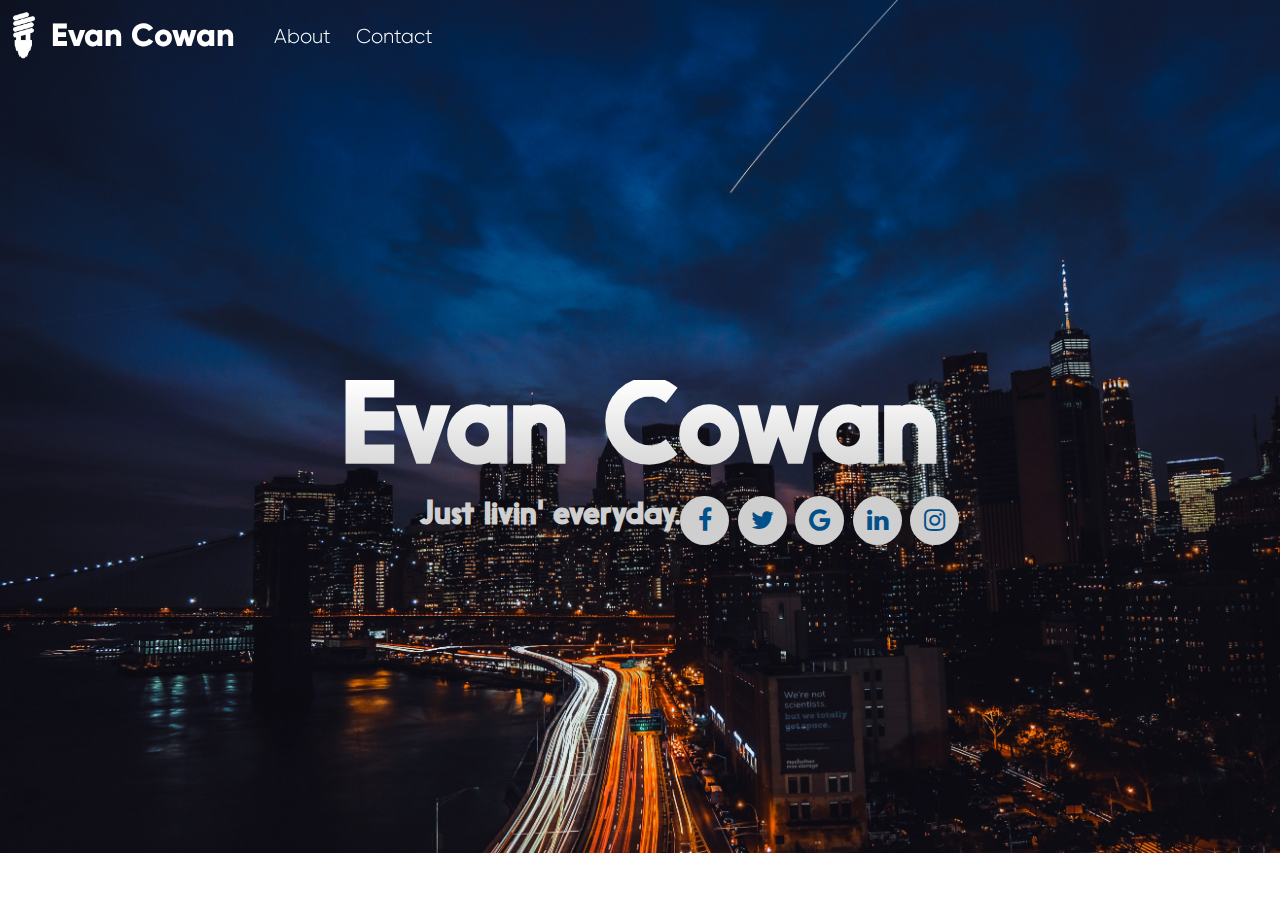
<file: index.html>
<!DOCTYPE html>
<html lang="en">
    <meta charset="UTF-8">
    <title>Evan Cowan</title>
    <meta name="viewport" content="width=device-width,initial-scale=1">
    <link rel="stylesheet" href="css/style.css">
    <link rel="stylesheet" href="https://cdnjs.cloudflare.com/ajax/libs/font-awesome/4.7.0/css/font-awesome.min.css">
    <style>
    </style>
    <script src=""></script>
    <body>
        <center class="center" style="position: absolute; z-index: 3;">
            <div id="navigation">

                <a href="/">
                    <img src="images/Blackout-White.png" alt="Logo" style="height: 65%; position: relative; float: left; margin: 0; top: 50%; left: 1%; transform: translate(0, -50%);">
                </a>

                <div style="position: fixed; top: 0; left: 0; width: 100%; height: 70px; z-index: 2; left: 2%;" id="nav">

                    <a href="index.html">
                        <h1 style="position: relative; float: left; font-family: 'gilroy bold'; margin: 0; top: 50%; left: 2%; transform: translate(0, -50%); color: white; vertical-align: middle; text-align: bottom;">Evan Cowan</h1>
                    </a>

                    <a href="about.html" class="route" style="position: relative; float: left; margin: 0; vertical-align: text-bottom; top: 52%; left: 5%; transform: translate(0, -50%); color: white;">
                        <div style="display: inline-block; font-size: 20px;">
                            <p>About</p>
                        </div>
                    </a>

                    <a href="contact.html" class="route" style="position: relative; float: left; margin: 0; vertical-align: text-bottom; top: 52%; left: 7%; transform: translate(0, -50%); color: white;">
                        <div style="display: inline-block; font-size: 20px;">
                            <p>Contact</p>
                        </div>
                    </a>
                </div>
            </div>
        </center>
        <img src="images/background.jpg" alt="Logo" style="position: absolute; width: 100vw; height: auto; max-width: none; max-height: 100vh; object-fit: cover; z-index: 1;">
        <h1 class="title" style="position: absolute; text-align: center; font-size: 12.2vmin; z-index: 2; top: 40%; left: 50%; transform: translate(-50%, -50%); background: -webkit-linear-gradient(#FFFFFF, #CFCFCF); -webkit-background-clip: text; -webkit-text-fill-color: transparent;">Evan Cowan</h1>
        <h1 class="title" style="position: absolute; text-align: center; font-size: 3.5vmin; z-index: 2; top: 55%; left: 43%; transform: translate(-50%, -50%); color: #CFCFCF;">Just livin' everyday.</h1>
        <div style="position: absolute; text-align: center; top: 54.5%; left: 53%; z-index: 2;">
            <a style="font-size: 25px; width: 25px; height: 25px; padding: 12px;" href="#" class="fa fa-facebook"></a>
            <a style="font-size: 25px; width: 25px; height: 25px; padding: 12px;" href="https://twitter.com/evancowan12" class="fa fa-twitter"></a>
            <a style="font-size: 25px; width: 25px; height: 25px; padding: 12px;" href="#" class="fa fa-google"></a>
            <a style="font-size: 25px; width: 25px; height: 25px; padding: 12px;" href="https://www.linkedin.com/in/evan-cowan-349321187/" class="fa fa-linkedin"></a>
            <a style="font-size: 25px; width: 25px; height: 25px; padding: 12px;" href="https://www.instagram.com/evancowan1/" target="_blank" class="fa fa-instagram"></a>
        </div>

    </body>
</html>
</file>
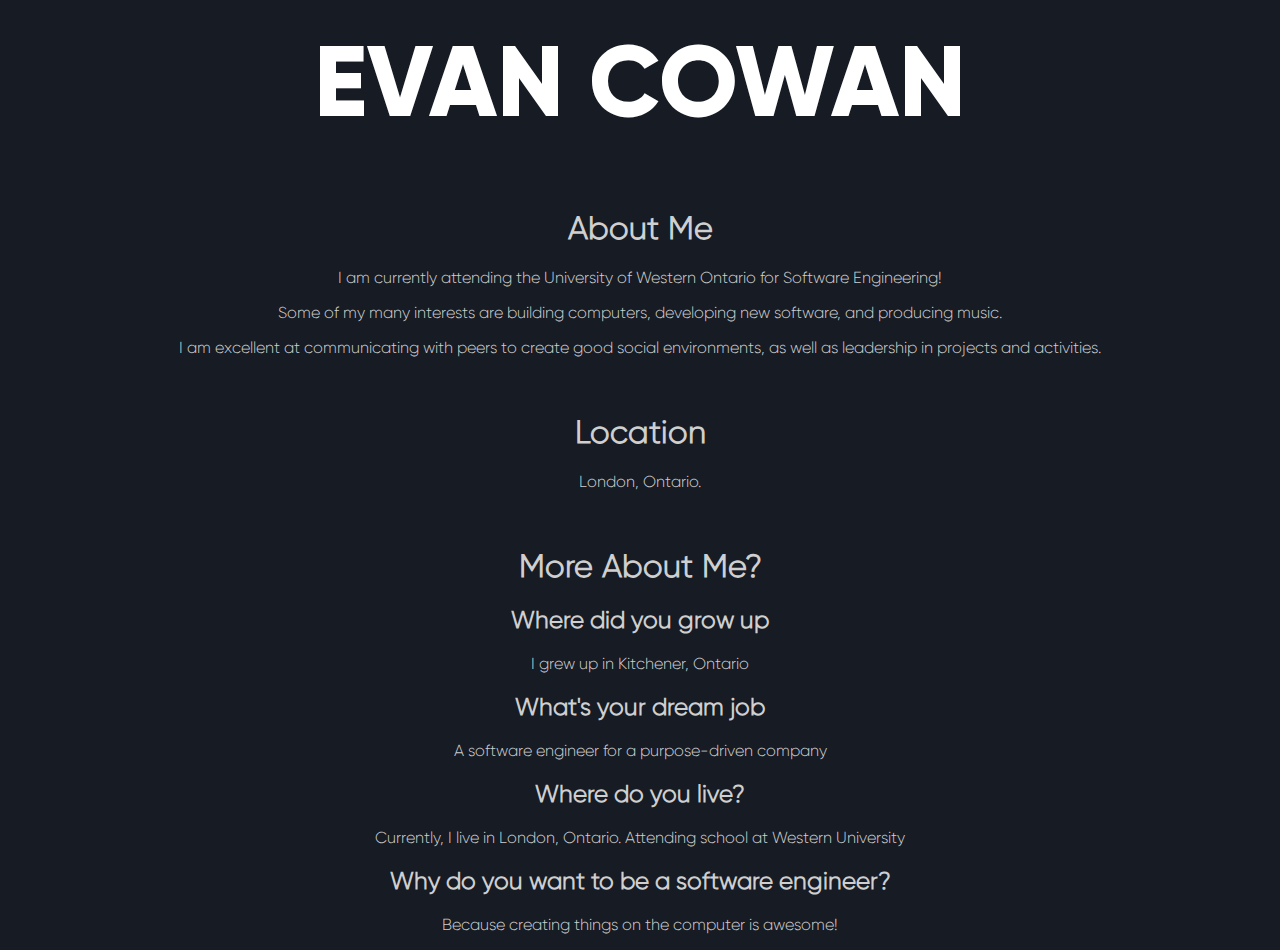
<file: about.html>
<!DOCTYPE html>
<html lang="en">
    <meta charset="UTF-8">
    <title>Evan Cowan</title>
    <meta name="viewport" content="width=device-width,initial-scale=1">
    <link rel="stylesheet" href="css/about.css">
    <style>
    </style>
    <script src=""></script>
    <body>
        <div>
            <h1 class='heading'>Evan Cowan</h1>
        </div>
        <div class="about">
            <h1>About Me</h1>
            <p> I am currently attending the University of Western Ontario for Software Engineering!</p>
            <p>Some of my many interests are building computers, developing new software, and producing music.</p>
            <p> I am excellent at communicating with peers to create good social environments, as well as leadership in projects and activities.</p>
            <br/>
            <h1>Location</h1>
            <p>London, Ontario. </p>
            <br/>
            <h1>More About Me?</h1>
            <h2>Where did you grow up</h2>
            <p>I grew up in Kitchener, Ontario</p>
            <h2>What's your dream job</h2>
            <p>A software engineer for a purpose-driven company</p>
            <h2>Where do you live?</h2>
            <p>Currently, I live in London, Ontario. Attending school at Western University</p>
            <h2>Why do you want to be a software engineer?</h2>
            <p>Because creating things on the computer is awesome!</p>
        </div>
    </body>
</html>
</file>
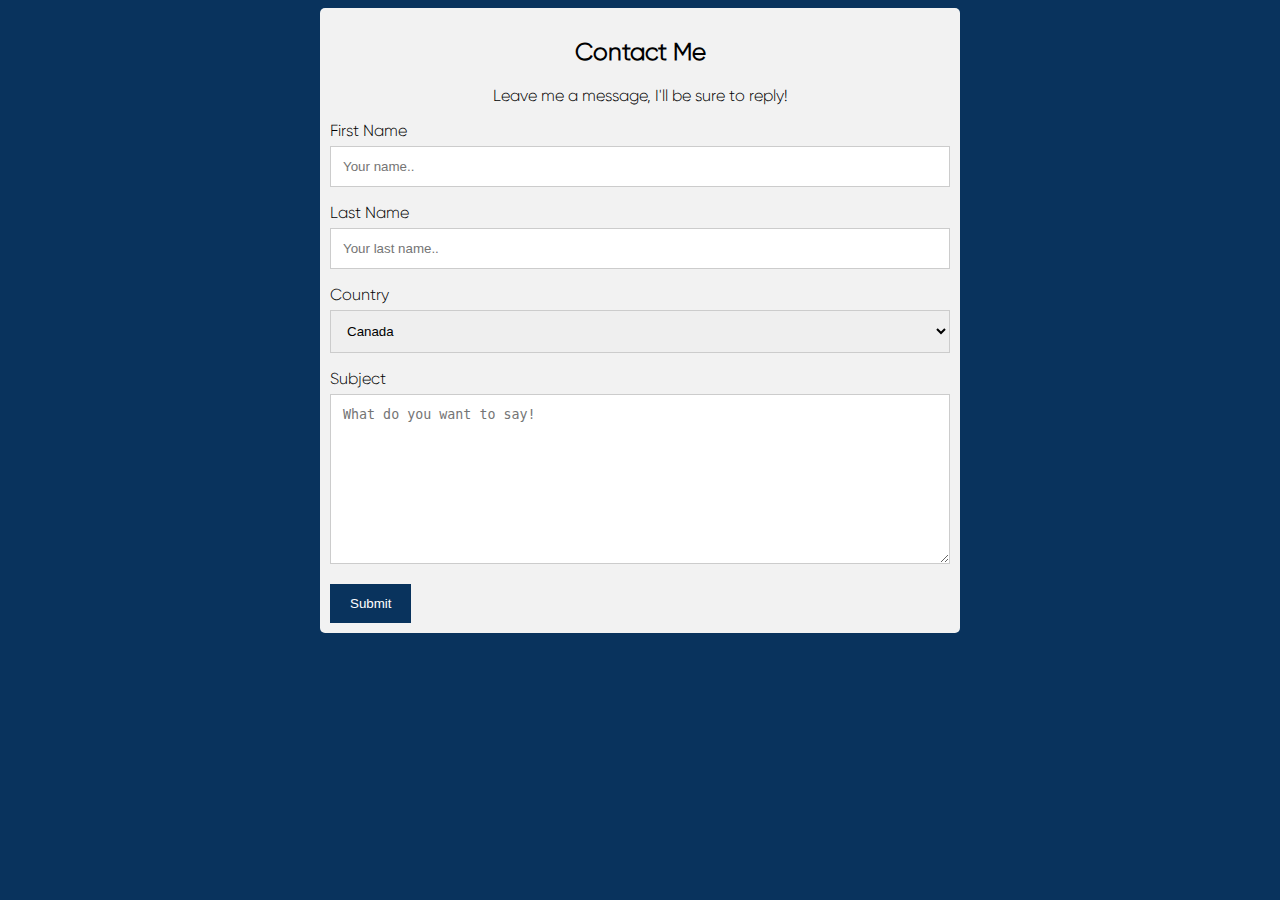
<file: contact.html>
<!DOCTYPE html>
<html lang="en">
    <meta charset="UTF-8">
    <title>Evan Cowan</title>
    <meta name="viewport" content="width=device-width,initial-scale=1">
    <link rel="stylesheet" href="css/contact.css">
    <style>
    </style>
    <script src=""></script>
    <body style="background-color:#09335d">
        <div class="container">
        <div style="text-align:center">
            <h2>Contact Me</h2>
            <p>Leave me a message, I'll be sure to reply!</p>
            </div>
                <form action="/action_page.php">
                <label for="fname">First Name</label>
                <input type="text" id="fname" name="firstname" placeholder="Your name..">
                <label for="lname">Last Name</label>
                <input type="text" id="lname" name="lastname" placeholder="Your last name..">
                <label for="country">Country</label>
                <select id="country" name="country">
                    <option value="canada">Canada</option>
                    <option value="usa">USA</option>
                </select>
                <label for="subject">Subject</label>
                <textarea id="subject" name="subject" placeholder="What do you want to say!" style="height:170px"></textarea>
                <input type="submit" value="Submit">
                </form>
            </div>
        </div>
    </body>
</html>
</file>
<file: css/style.css>
@font-face {
    font-family: 'nanami-regular';
    src: url("Nanami-Regular.otf") format("opentype");
}

@font-face {
    font-family: 'nanami-bold';
    src: url("Nanami-Bold.otf") format("opentype");
}

@font-face {
  font-family: 'gilroy light';
  src: url("gilroy-light.otf") format("opentype"); 
}

@font-face {     
  font-family: 'gilroy bold';
  src: url("gilroy-bold.otf") format("opentype"); 
} 

.title {
    font-size: 100px; 
    color: white;
    font-family: 'nanami-regular';
}

.subtitle {
    font-family: 'nanami-bold';
}

body {
  margin: 0;
  font-family: Arial;
}

#navigation {
  position: fixed;
  top: 0;
  left: 0;
  width: 100%;
  height: 70px;
  z-index: 2;
}

.route {
  font-family: 'gilroy light';
}

.fa {
  padding: 12px;
  font-size: 100px;
  width: 38px;
  text-align: center;
  text-decoration: none;
  margin: 5px 2px;
  border-radius: 100%;
}

.fa-facebook {
  background: #CFCFCF;
  color: #01508a;
}

.fa-linkedin {
  background: #CFCFCF;
  color: #01508a;
}

.fa-twitter {
  background: #CFCFCF;
  color: #01508a;
}

.fa-google {
  background: #CFCFCF;
  color: #01508a;
}

.fa-instagram {
  background: #CFCFCF;
  color: #01508a;
}

.fa-rss {
  background: #ff6600;
  color: white;
}
</file>
<file: css/about.css>
@font-face {
    font-family: 'gilroy light';
    src: url("gilroy-light.otf") format("opentype"); 
  }

@font-face {     
font-family: 'gilroy bold';
src: url("gilroy-bold.otf") format("opentype"); 
} 

body {
    background-color: #161b24;
    color: white;
    font-size: 1em;
    font-family: 'gilroy light';
}

.heading {
    color:white;
    text-align: center;
    margin-top: 20px;
    font-family: 'gilroy bold';
    font-weight: bold;
    font-size: 100px;
    text-transform: uppercase;
}

.about {
    color: #CFCFCF;
    width: 100%;
    text-align: center;
    margin-left: auto;
    margin-right: auto;
}
</file>
<file: css/contact.css>
@font-face {
    font-family: 'gilroy light';
    src: url("gilroy-light.otf") format("opentype"); 
  }

* {
    box-sizing: border-box;
  }
  
  input[type=text], select, textarea {
    width: 100%;
    padding: 12px;
    border: 1px solid #ccc;
    margin-top: 6px;
    margin-bottom: 16px;
    resize: vertical;
  }
  
  input[type=submit] {
    background-color: #09335d;
    color: white;
    padding: 12px 20px;
    border: none;
    cursor: pointer;
  }
  
  .container {
    font-family: 'gilroy light';
    width: 50%;
    position: absolute;
    left: 25%;
    border-radius: 5px;
    background-color: #f2f2f2;
    padding: 10px;
  }
</file>
